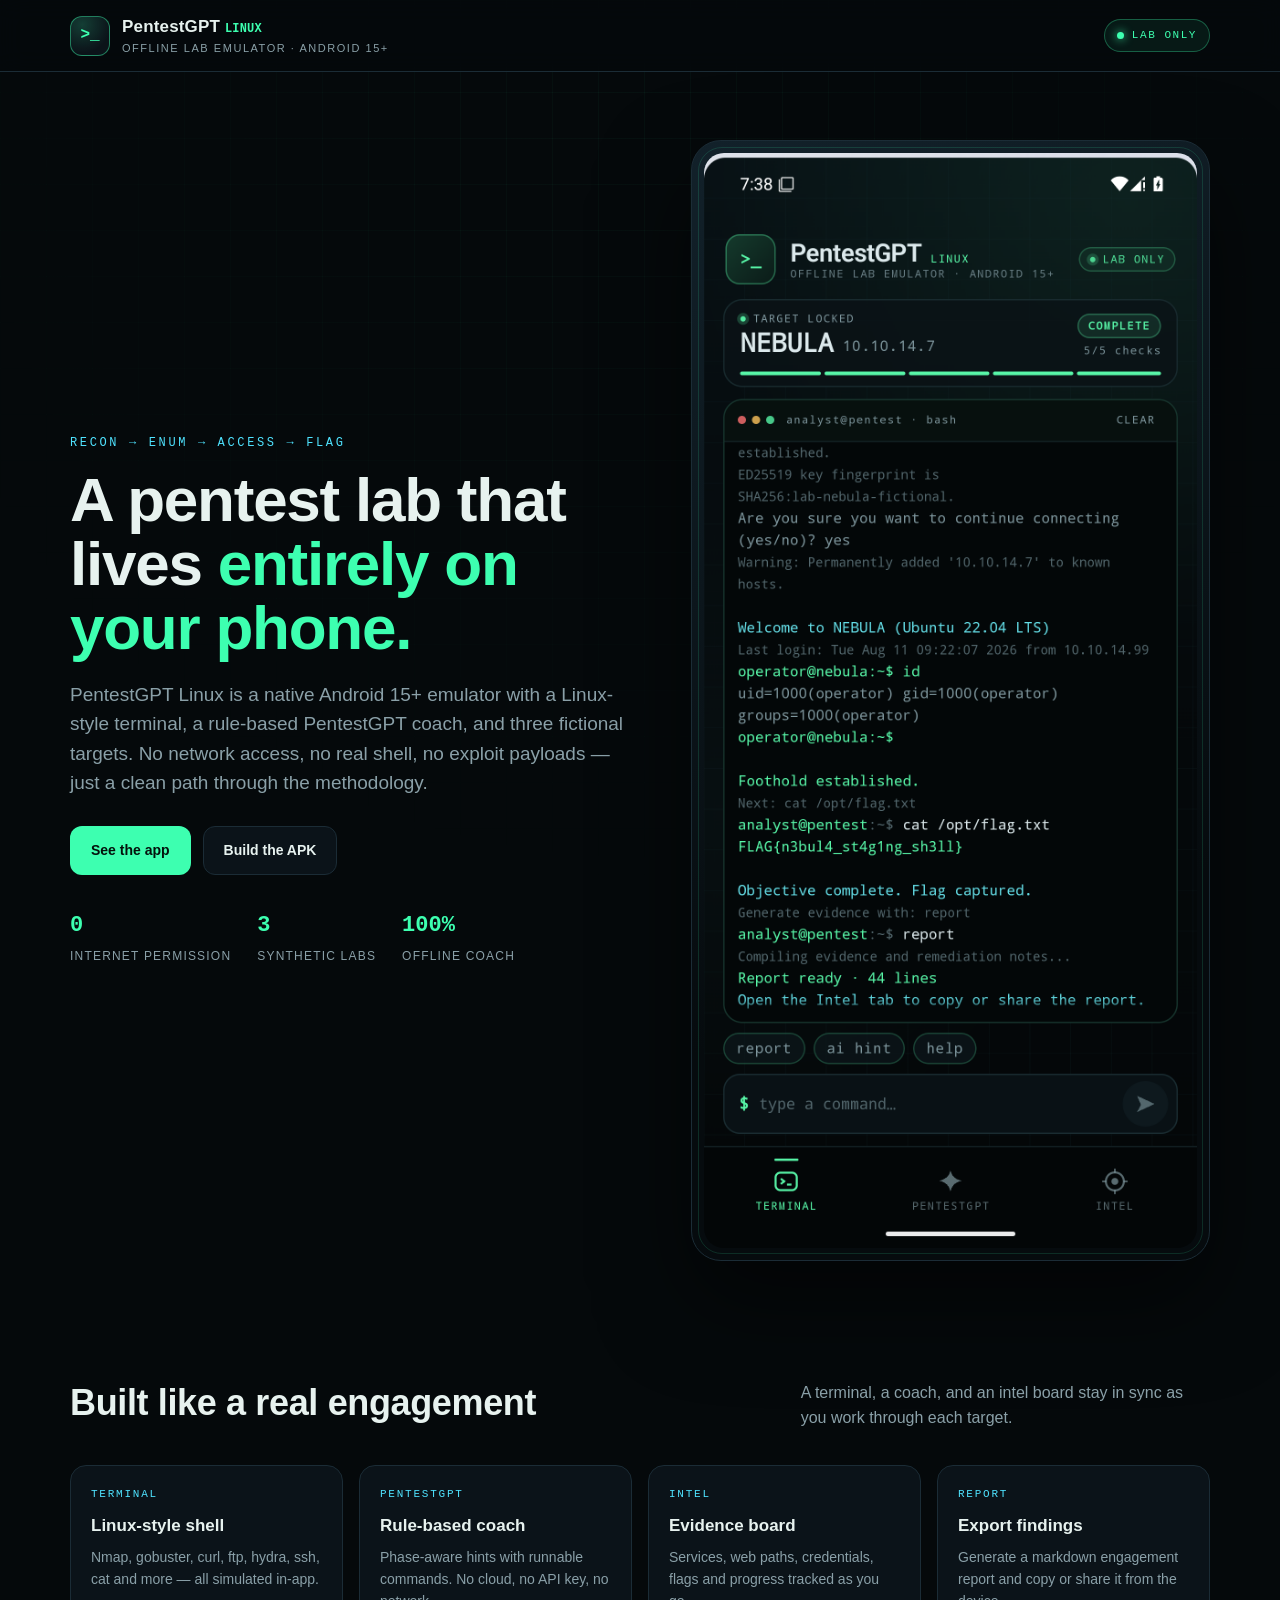
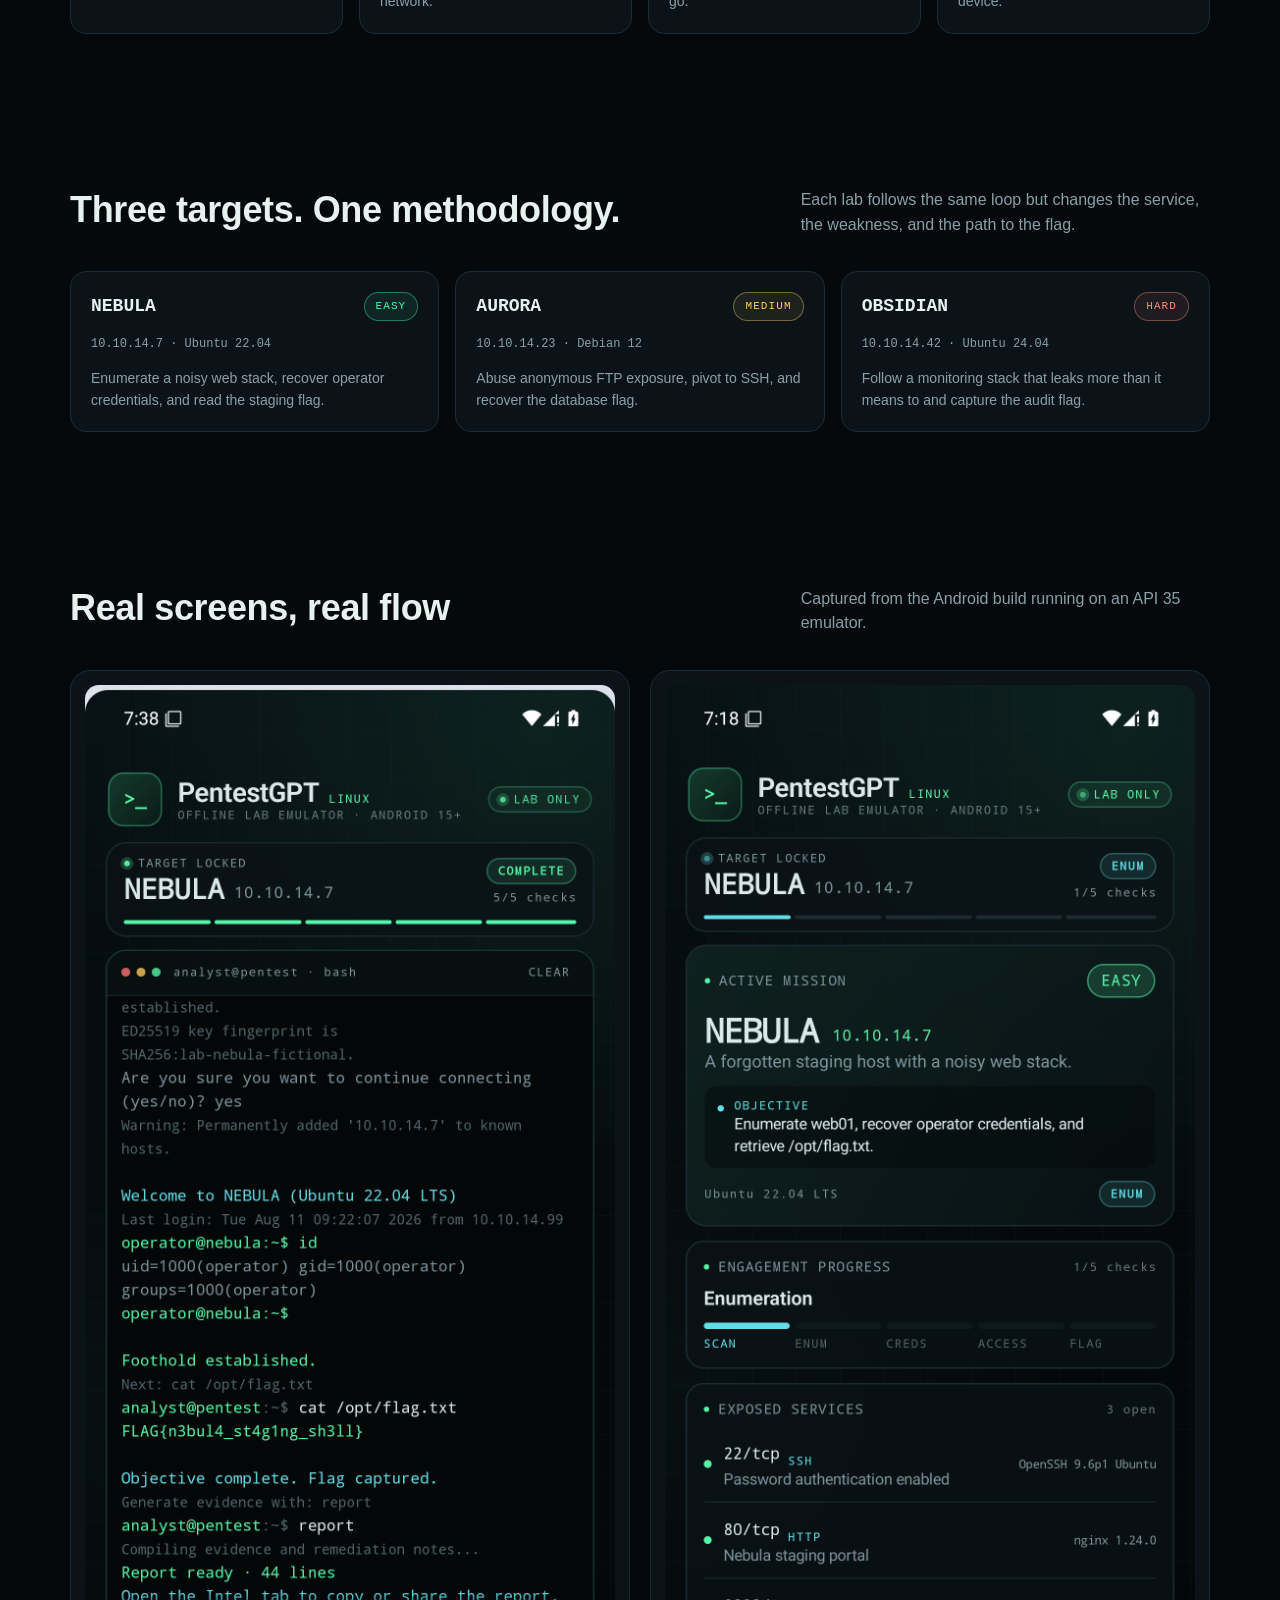
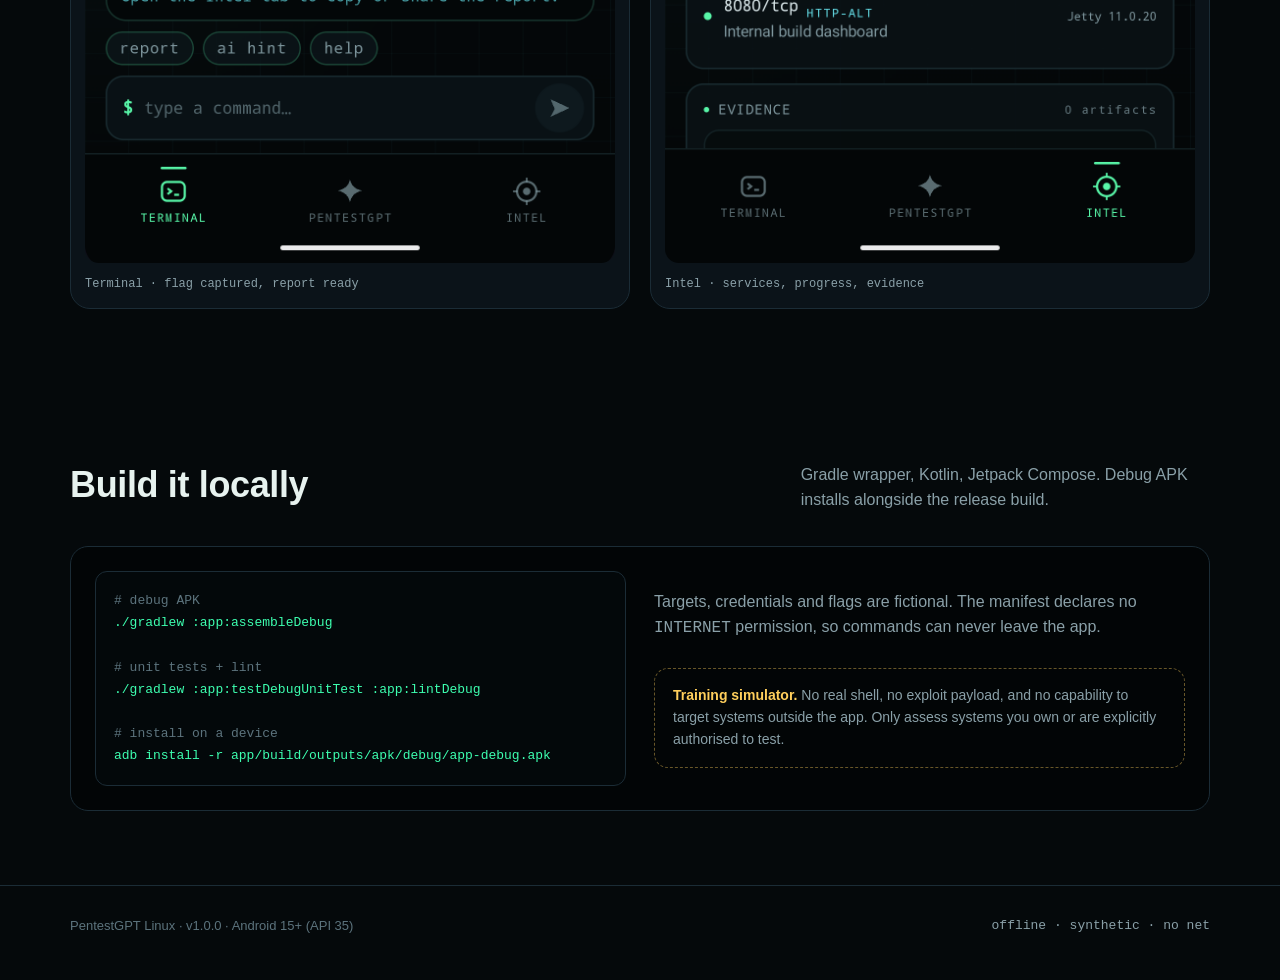
<file: web/index.html>
<!doctype html>
<html lang="en">
<head>
<meta charset="utf-8" />
<meta name="viewport" content="width=device-width, initial-scale=1" />
<title>PentestGPT Linux — offline Android pentest lab emulator</title>
<meta name="description" content="An offline Android 15+ lab emulator with a Linux-style terminal, a rule-based PentestGPT coach, and three synthetic targets." />
<link rel="icon" href="data:image/svg+xml,%3Csvg xmlns='http://www.w3.org/2000/svg' viewBox='0 0 64 64'%3E%3Crect width='64' height='64' rx='14' fill='%23070c10'/%3E%3Crect x='10' y='16' width='44' height='32' rx='6' fill='none' stroke='%233dffb0' stroke-width='4'/%3E%3Cpath d='M20 28l7 6-7 6' fill='none' stroke='%233dffb0' stroke-width='4' stroke-linecap='round' stroke-linejoin='round'/%3E%3Cpath d='M34 40h11' stroke='%233dffb0' stroke-width='4' stroke-linecap='round'/%3E%3C/svg%3E" />
<style>
  :root {
    --ink: #05090b;
    --ink-deep: #020506;
    --panel: #0b1319;
    --panel-raised: #101c24;
    --border: #1b2c36;
    --neon: #3dffb0;
    --cyan: #4fe3ff;
    --amber: #ffcf5c;
    --text: #e7f2ef;
    --muted: #8aa0a8;
    --faint: #5c737d;
    --mono: "SFMono-Regular", "JetBrains Mono", "Fira Code", ui-monospace, Menlo, Consolas, monospace;
    --sans: Inter, "Segoe UI", Roboto, Helvetica, Arial, sans-serif;
  }
  * { box-sizing: border-box; }
  html { scroll-behavior: smooth; }
  html, body { max-width: 100%; overflow-x: hidden; }
  body {
    margin: 0;
    background: var(--ink);
    color: var(--text);
    font-family: var(--sans);
    line-height: 1.55;
    -webkit-font-smoothing: antialiased;
  }
  img { max-width: 100%; height: auto; }
  body::before {
    content: "";
    position: fixed;
    inset: 0;
    pointer-events: none;
    background-image:
      linear-gradient(rgba(61, 255, 176, 0.035) 1px, transparent 1px),
      linear-gradient(90deg, rgba(61, 255, 176, 0.035) 1px, transparent 1px);
    background-size: 46px 46px;
    mask-image: radial-gradient(circle at 50% 12%, #000 0%, transparent 78%);
  }
  .wrap { position: relative; width: min(1140px, calc(100% - 40px)); margin: 0 auto; }
  header.site {
    position: sticky;
    top: 0;
    z-index: 20;
    backdrop-filter: blur(12px);
    background: rgba(5, 9, 11, 0.82);
    border-bottom: 1px solid var(--border);
  }
  .site-inner {
    display: flex;
    align-items: center;
    justify-content: space-between;
    gap: 16px;
    padding: 14px 0;
  }
  .brand { display: flex; align-items: center; gap: 12px; }
  .brand-mark {
    width: 40px; height: 40px; border-radius: 12px;
    border: 1px solid rgba(61, 255, 176, 0.45);
    background: radial-gradient(circle at 30% 20%, rgba(61, 255, 176, 0.18), transparent 70%), var(--panel);
    display: grid; place-items: center;
    color: var(--neon); font-family: var(--mono); font-weight: 700;
  }
  .brand strong { display: block; font-size: 17px; letter-spacing: 0.01em; }
  .brand small { display: block; color: var(--muted); font-size: 11px; letter-spacing: 0.14em; text-transform: uppercase; }
  .pill {
    display: inline-flex; align-items: center; gap: 8px;
    border: 1px solid rgba(61, 255, 176, 0.3);
    background: rgba(61, 255, 176, 0.07);
    color: var(--neon);
    border-radius: 999px;
    padding: 7px 12px;
    font-size: 11px; letter-spacing: 0.14em; text-transform: uppercase;
    font-family: var(--mono);
    white-space: nowrap;
  }
  .dot { width: 7px; height: 7px; border-radius: 50%; background: var(--neon); box-shadow: 0 0 10px var(--neon); }
  main { position: relative; }
  section { padding: 74px 0; }
  .hero { padding-top: 68px; padding-bottom: 40px; }
  .eyebrow {
    color: var(--cyan); font-family: var(--mono); font-size: 12px;
    letter-spacing: 0.22em; text-transform: uppercase; margin: 0 0 16px;
  }
  h1 {
    font-size: clamp(34px, 6vw, 62px);
    line-height: 1.03;
    letter-spacing: -0.02em;
    margin: 0 0 20px;
    max-width: 15ch;
  }
  h1 em { font-style: normal; color: var(--neon); }
  .lede { color: var(--muted); font-size: clamp(16px, 2vw, 19px); max-width: 60ch; margin: 0 0 28px; }
  .cta { display: flex; flex-wrap: wrap; gap: 12px; }
  .btn {
    display: inline-flex; align-items: center; gap: 9px;
    border-radius: 12px; padding: 13px 20px;
    font-weight: 600; text-decoration: none; font-size: 14px;
    border: 1px solid transparent; transition: transform 0.15s ease, border-color 0.15s ease;
  }
  .btn:hover { transform: translateY(-1px); }
  .btn-primary { background: var(--neon); color: #04120c; }
  .btn-ghost { border-color: var(--border); color: var(--text); background: var(--panel); }
  .hero-grid { display: grid; grid-template-columns: 1.05fr 0.95fr; gap: 48px; align-items: center; }
  .device {
    position: relative; width: 100%; border-radius: 30px; padding: 12px;
    background: linear-gradient(160deg, #12212a, #060b0e 70%);
    border: 1px solid var(--border);
    box-shadow: 0 40px 90px rgba(0, 0, 0, 0.55);
  }
  .device img { display: block; width: 100%; border-radius: 20px; }
  .device::after {
    content: ""; position: absolute; inset: 6px; border-radius: 24px;
    border: 1px solid rgba(61, 255, 176, 0.14); pointer-events: none;
  }
  .stats { display: flex; flex-wrap: wrap; gap: 26px; margin-top: 34px; }
  .stat strong { display: block; font-size: 22px; color: var(--neon); font-family: var(--mono); }
  .stat span { color: var(--muted); font-size: 12px; letter-spacing: 0.1em; text-transform: uppercase; }
  .section-head { display: flex; align-items: end; justify-content: space-between; gap: 24px; margin-bottom: 34px; flex-wrap: wrap; }
  h2 { font-size: clamp(25px, 3.4vw, 36px); margin: 0; letter-spacing: -0.01em; }
  .section-head p { color: var(--muted); margin: 0; max-width: 46ch; }
  .features { display: grid; grid-template-columns: repeat(4, 1fr); gap: 16px; }
  .card {
    background: var(--panel);
    border: 1px solid var(--border);
    border-radius: 16px;
    padding: 20px;
  }
  .card .k { font-family: var(--mono); color: var(--cyan); font-size: 11px; letter-spacing: 0.16em; text-transform: uppercase; }
  .card h3 { margin: 10px 0 8px; font-size: 17px; }
  .card p { margin: 0; color: var(--muted); font-size: 14px; }
  .labs { display: grid; grid-template-columns: repeat(3, 1fr); gap: 16px; }
  .lab { display: flex; flex-direction: column; gap: 14px; }
  .lab-top { display: flex; align-items: center; justify-content: space-between; gap: 12px; }
  .lab-name { font-family: var(--mono); font-weight: 700; font-size: 18px; }
  .lab-ip { color: var(--muted); font-family: var(--mono); font-size: 12px; }
  .tag { border-radius: 999px; padding: 5px 11px; font-size: 11px; font-family: var(--mono); letter-spacing: 0.1em; border: 1px solid; }
  .tag.easy { color: var(--neon); border-color: rgba(61, 255, 176, 0.4); background: rgba(61, 255, 176, 0.08); }
  .tag.medium { color: var(--amber); border-color: rgba(255, 207, 92, 0.4); background: rgba(255, 207, 92, 0.08); }
  .tag.hard { color: #ff8e72; border-color: rgba(255, 142, 114, 0.4); background: rgba(255, 142, 114, 0.08); }
  .shots { display: grid; grid-template-columns: 1fr 1fr; gap: 20px; }
  .shot { background: var(--panel); border: 1px solid var(--border); border-radius: 20px; padding: 14px; }
  .shot img { width: 100%; border-radius: 14px; display: block; }
  .shot figcaption { color: var(--muted); font-family: var(--mono); font-size: 12px; margin-top: 12px; }
  figure { margin: 0; }
  .build {
    background: var(--ink-deep);
    border: 1px solid var(--border);
    border-radius: 18px;
    padding: 24px;
    display: grid;
    grid-template-columns: 1fr 1fr;
    gap: 28px;
    align-items: center;
  }
  pre {
    margin: 0; background: #03080a; border: 1px solid var(--border); border-radius: 12px;
    padding: 18px; overflow-x: auto; color: var(--neon); font-family: var(--mono); font-size: 13px; line-height: 1.7;
  }
  pre .c { color: var(--faint); }
  .safety {
    margin-top: 16px; border: 1px dashed rgba(255, 207, 92, 0.4); border-radius: 14px;
    padding: 16px 18px; color: var(--muted); font-size: 14px;
  }
  .safety b { color: var(--amber); }
  footer { border-top: 1px solid var(--border); padding: 30px 0 44px; color: var(--faint); font-size: 13px; }
  .footer-inner { display: flex; justify-content: space-between; gap: 18px; flex-wrap: wrap; align-items: center; }
  .footer-inner code { font-family: var(--mono); color: var(--muted); }
  @media (max-width: 920px) {
    .hero-grid, .build { grid-template-columns: 1fr; }
    .features { grid-template-columns: repeat(2, 1fr); }
    .labs { grid-template-columns: 1fr; }
    .device { max-width: 430px; }
  }
  @media (max-width: 560px) {
    section { padding: 52px 0; }
    .features { grid-template-columns: 1fr; }
    .shots { grid-template-columns: 1fr; }
    .stats { gap: 18px; }
    .pill { display: none; }
  }
</style>
</head>
<body>
<header class="site">
  <div class="wrap site-inner">
    <div class="brand">
      <span class="brand-mark">&gt;_</span>
      <span>
        <strong>PentestGPT <span style="color:var(--neon);font-size:12px;font-family:var(--mono)">LINUX</span></strong>
        <small>Offline lab emulator · Android 15+</small>
      </span>
    </div>
    <span class="pill"><span class="dot"></span> Lab only</span>
  </div>
</header>

<main id="app-ready">
  <section class="hero wrap">
    <div class="hero-grid">
      <div>
        <p class="eyebrow">Recon → Enum → Access → Flag</p>
        <h1>A pentest lab that lives <em>entirely on your phone.</em></h1>
        <p class="lede">
          PentestGPT Linux is a native Android 15+ emulator with a Linux-style terminal,
          a rule-based PentestGPT coach, and three fictional targets. No network access,
          no real shell, no exploit payloads — just a clean path through the methodology.
        </p>
        <div class="cta">
          <a class="btn btn-primary" href="#screens">See the app</a>
          <a class="btn btn-ghost" href="#build">Build the APK</a>
        </div>
        <div class="stats">
          <div class="stat"><strong>0</strong><span>INTERNET permission</span></div>
          <div class="stat"><strong>3</strong><span>synthetic labs</span></div>
          <div class="stat"><strong>100%</strong><span>offline coach</span></div>
        </div>
      </div>
      <div class="device">
        <img src="assets/terminal.png" alt="PentestGPT Linux terminal tab showing a completed NEBULA lab" />
      </div>
    </div>
  </section>

  <section class="wrap" id="screens">
    <div class="section-head">
      <h2>Built like a real engagement</h2>
      <p>A terminal, a coach, and an intel board stay in sync as you work through each target.</p>
    </div>
    <div class="features">
      <div class="card"><div class="k">Terminal</div><h3>Linux-style shell</h3><p>Nmap, gobuster, curl, ftp, hydra, ssh, cat and more — all simulated in-app.</p></div>
      <div class="card"><div class="k">PentestGPT</div><h3>Rule-based coach</h3><p>Phase-aware hints with runnable commands. No cloud, no API key, no network.</p></div>
      <div class="card"><div class="k">Intel</div><h3>Evidence board</h3><p>Services, web paths, credentials, flags and progress tracked as you go.</p></div>
      <div class="card"><div class="k">Report</div><h3>Export findings</h3><p>Generate a markdown engagement report and copy or share it from the device.</p></div>
    </div>
  </section>

  <section class="wrap">
    <div class="section-head">
      <h2>Three targets. One methodology.</h2>
      <p>Each lab follows the same loop but changes the service, the weakness, and the path to the flag.</p>
    </div>
    <div class="labs">
      <div class="card lab">
        <div class="lab-top"><span class="lab-name">NEBULA</span><span class="tag easy">EASY</span></div>
        <div class="lab-ip">10.10.14.7 · Ubuntu 22.04</div>
        <p>Enumerate a noisy web stack, recover operator credentials, and read the staging flag.</p>
      </div>
      <div class="card lab">
        <div class="lab-top"><span class="lab-name">AURORA</span><span class="tag medium">MEDIUM</span></div>
        <div class="lab-ip">10.10.14.23 · Debian 12</div>
        <p>Abuse anonymous FTP exposure, pivot to SSH, and recover the database flag.</p>
      </div>
      <div class="card lab">
        <div class="lab-top"><span class="lab-name">OBSIDIAN</span><span class="tag hard">HARD</span></div>
        <div class="lab-ip">10.10.14.42 · Ubuntu 24.04</div>
        <p>Follow a monitoring stack that leaks more than it means to and capture the audit flag.</p>
      </div>
    </div>
  </section>

  <section class="wrap">
    <div class="section-head">
      <h2>Real screens, real flow</h2>
      <p>Captured from the Android build running on an API 35 emulator.</p>
    </div>
    <div class="shots">
      <figure class="shot">
        <img src="assets/terminal.png" alt="Terminal tab with a completed flag capture and report ready" />
        <figcaption>Terminal · flag captured, report ready</figcaption>
      </figure>
      <figure class="shot">
        <img src="assets/intel.png" alt="Intel tab showing exposed services and engagement progress" />
        <figcaption>Intel · services, progress, evidence</figcaption>
      </figure>
    </div>
  </section>

  <section class="wrap" id="build">
    <div class="section-head">
      <h2>Build it locally</h2>
      <p>Gradle wrapper, Kotlin, Jetpack Compose. Debug APK installs alongside the release build.</p>
    </div>
    <div class="build">
      <div>
        <pre><span class="c"># debug APK</span>
./gradlew :app:assembleDebug

<span class="c"># unit tests + lint</span>
./gradlew :app:testDebugUnitTest :app:lintDebug

<span class="c"># install on a device</span>
adb install -r app/build/outputs/apk/debug/app-debug.apk</pre>
      </div>
      <div>
        <p class="lede" style="font-size:16px">
          Targets, credentials and flags are fictional. The manifest declares no
          <code>INTERNET</code> permission, so commands can never leave the app.
        </p>
        <div class="safety">
          <b>Training simulator.</b> No real shell, no exploit payload, and no capability
          to target systems outside the app. Only assess systems you own or are
          explicitly authorised to test.
        </div>
      </div>
    </div>
  </section>
</main>

<footer>
  <div class="wrap footer-inner">
    <span>PentestGPT Linux · v1.0.0 · Android 15+ (API 35)</span>
    <code>offline · synthetic · no net</code>
  </div>
</footer>
</body>
</html>
</file>
